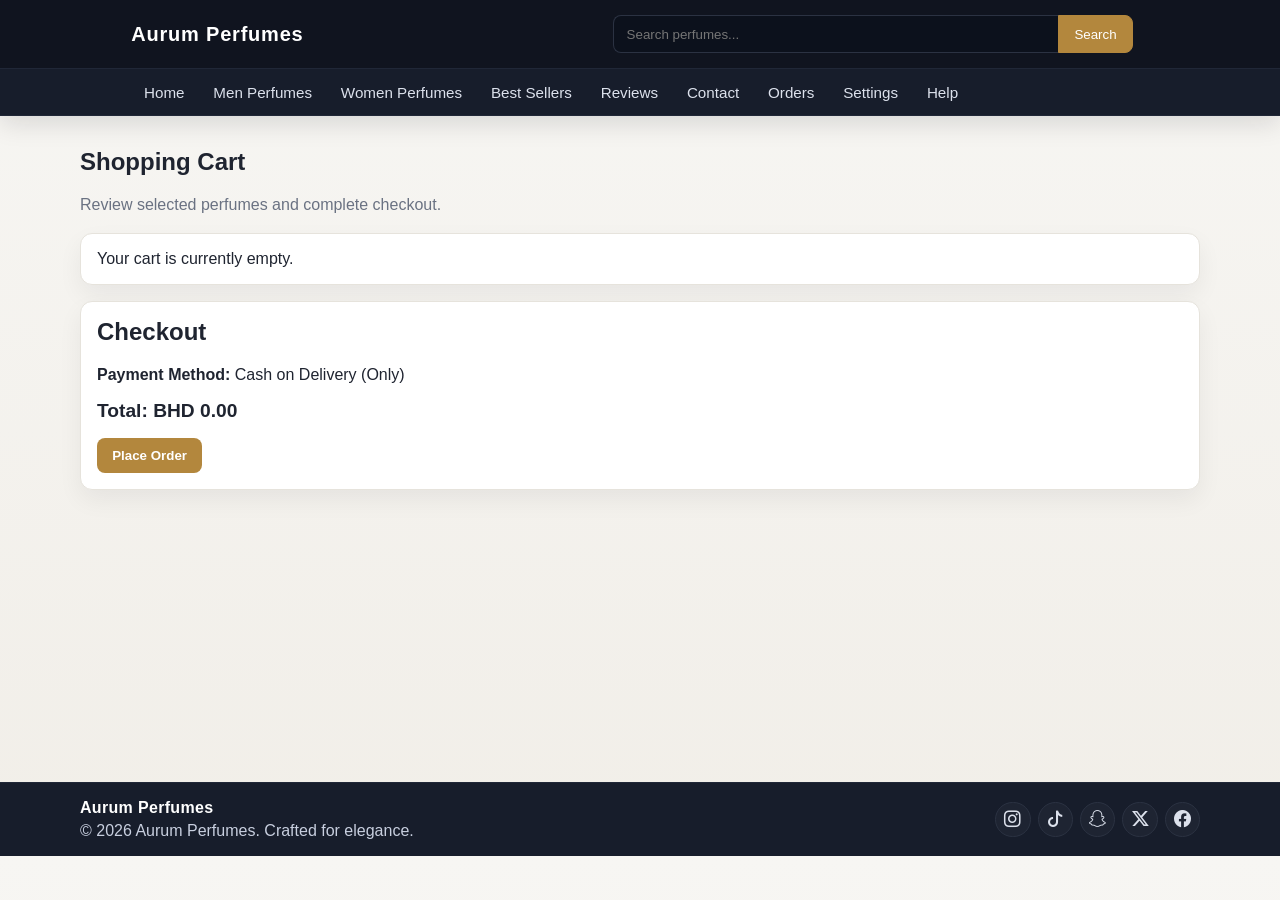
<file: cart.html>
<!DOCTYPE html>
<html lang="en">
<head>
  <meta charset="UTF-8" />
  <meta name="viewport" content="width=device-width, initial-scale=1.0" />
  <title>Aurum Perfumes | Cart</title>
  <link rel="stylesheet" href="css/style.css" />
  <link rel="stylesheet" href="https://cdn.jsdelivr.net/npm/bootstrap-icons@1.11.3/font/bootstrap-icons.min.css" />
</head>
<body data-page="cart">
  <header class="site-header">
    <div class="top-bar container"><a class="logo" href="index.html">Aurum Perfumes</a><form id="search-form" class="search-form" role="search"><input id="site-search" type="search" placeholder="Search perfumes..." aria-label="Search perfumes" /><button type="submit">Search</button></form></div>
    <nav class="site-nav"><div class="container nav-links"><a data-nav="home" href="index.html">Home</a><a data-nav="men" href="men-perfumes.html">Men Perfumes</a><a data-nav="women" href="women-perfumes.html">Women Perfumes</a><a data-nav="best-sellers" href="best-sellers.html">Best Sellers</a><a data-nav="reviews" href="reviews.html">Reviews</a><a data-nav="contact" href="contact.html">Contact</a><a data-nav="orders" href="orders.html">Orders</a><a data-nav="settings" href="settings.html">Settings</a><a data-nav="help" href="help.html">Help</a></div></nav>
  </header>
  <main class="container page-main"><section class="section"><h1>Shopping Cart</h1><p class="section-sub">Review selected perfumes and complete checkout.</p><div id="cart-empty" class="card">Your cart is currently empty.</div><div id="cart-items" class="cart-items"></div><div class="card checkout-card"><h2>Checkout</h2><p><strong>Payment Method:</strong> Cash on Delivery (Only)</p><div id="cart-total" class="cart-total">Total: BHD 0.00</div><button id="place-order-btn" class="btn primary">Place Order</button></div></section></main>
  <footer class="site-footer">
  <div class="container footer-content">
    <div class="footer-brand">
      <a class="footer-logo" href="index.html">Aurum Perfumes</a>
      <p>&copy; <span id="year"></span> Aurum Perfumes. Crafted for elegance.</p>
    </div>
    <div class="footer-social" aria-label="Social media links">
      <a class="social-link" aria-label="Instagram" title="Instagram" href="https://instagram.com/aurumperfumes" target="_blank" rel="noopener noreferrer"><i class="bi bi-instagram" aria-hidden="true"></i></a>
      <a class="social-link" aria-label="TikTok" title="TikTok" href="https://www.tiktok.com/@aurumperfumes" target="_blank" rel="noopener noreferrer"><i class="bi bi-tiktok" aria-hidden="true"></i></a>
      <a class="social-link" aria-label="Snapchat" title="Snapchat" href="https://www.snapchat.com/add/aurumperfumes" target="_blank" rel="noopener noreferrer"><i class="bi bi-snapchat" aria-hidden="true"></i></a>
      <a class="social-link" aria-label="X" title="X" href="https://x.com/aurumperfumes" target="_blank" rel="noopener noreferrer"><i class="bi bi-twitter-x" aria-hidden="true"></i></a>
      <a class="social-link" aria-label="Facebook" title="Facebook" href="https://facebook.com/aurumperfumes" target="_blank" rel="noopener noreferrer"><i class="bi bi-facebook" aria-hidden="true"></i></a>
    </div>
  </div>
</footer>
  <div id="global-message" class="global-message" aria-live="polite"></div><script src="js/script.js"></script>
</body>
</html>
</file>
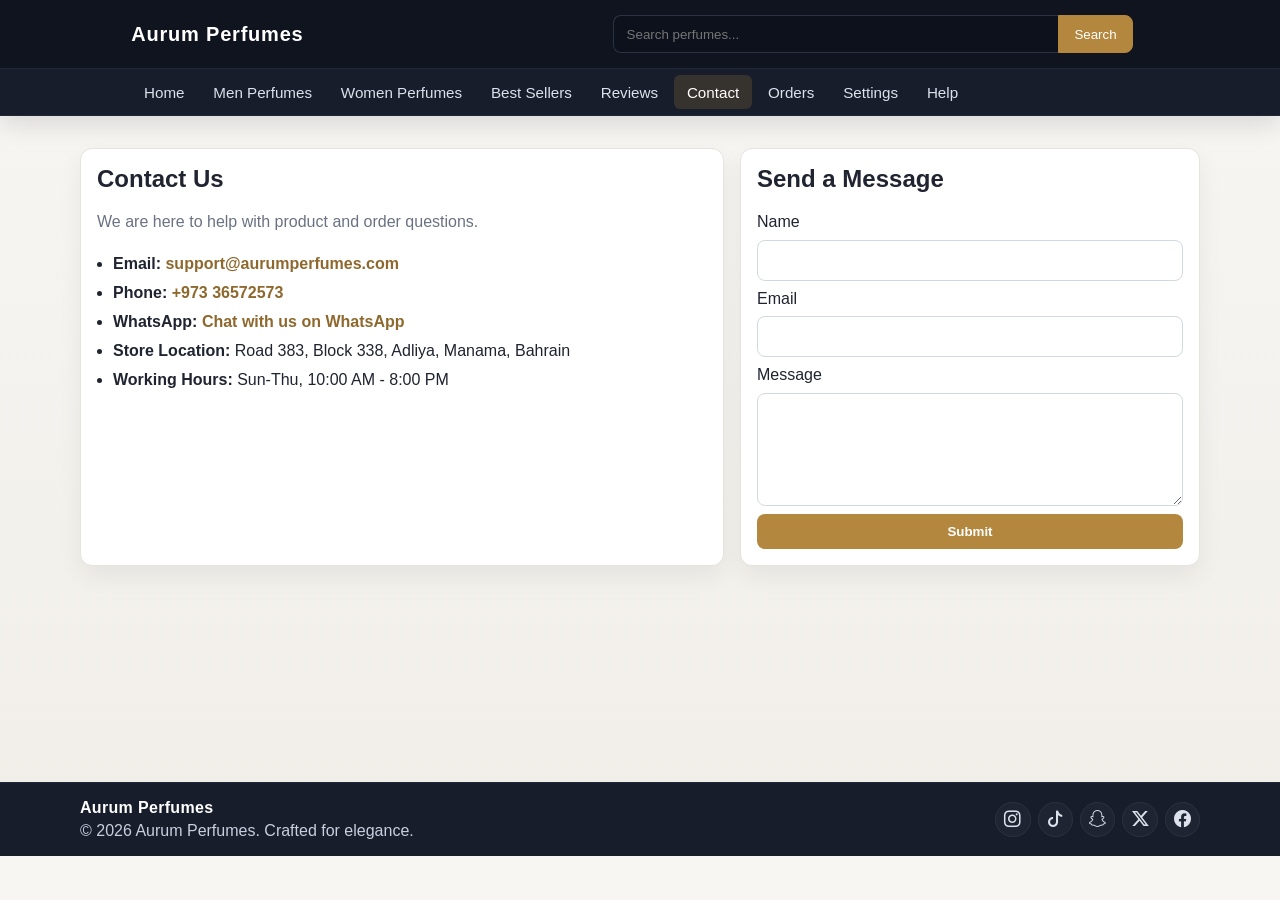
<file: contact.html>
<!DOCTYPE html>
<html lang="en">
<head>
  <meta charset="UTF-8" />
  <meta name="viewport" content="width=device-width, initial-scale=1.0" />
  <title>Aurum Perfumes | Contact</title>
  <link rel="stylesheet" href="css/style.css" />
  <link rel="stylesheet" href="https://cdn.jsdelivr.net/npm/bootstrap-icons@1.11.3/font/bootstrap-icons.min.css" />
</head>
<body data-page="contact">
  <header class="site-header">
    <div class="top-bar container"><a class="logo" href="index.html">Aurum Perfumes</a><form id="search-form" class="search-form" role="search"><input id="site-search" type="search" placeholder="Search perfumes..." aria-label="Search perfumes" /><button type="submit">Search</button></form></div>
    <nav class="site-nav"><div class="container nav-links"><a data-nav="home" href="index.html">Home</a><a data-nav="men" href="men-perfumes.html">Men Perfumes</a><a data-nav="women" href="women-perfumes.html">Women Perfumes</a><a data-nav="best-sellers" href="best-sellers.html">Best Sellers</a><a data-nav="reviews" href="reviews.html">Reviews</a><a data-nav="contact" href="contact.html">Contact</a><a data-nav="orders" href="orders.html">Orders</a><a data-nav="settings" href="settings.html">Settings</a><a data-nav="help" href="help.html">Help</a></div></nav>
  </header>
  <main class="container page-main"><section class="section contact-layout"><div class="card"><h1>Contact Us</h1><p class="section-sub">We are here to help with product and order questions.</p><ul class="info-list"><li><strong>Email:</strong> <a class="text-link" href="mailto:support@aurumperfumes.com">support@aurumperfumes.com</a></li><li><strong>Phone:</strong> <a class="text-link" href="tel:+973 36572573">+973 36572573</a></li><li><strong>WhatsApp:</strong> <a class="text-link" href="https://wa.me/97336572573?text=Hello%20Aurum%20Perfumes%2C%20I%20need%20help%20with%20my%20order." target="_blank" rel="noopener noreferrer">Chat with us on WhatsApp</a></li><li><strong>Store Location:</strong> Road 383, Block 338, Adliya, Manama, Bahrain</li><li><strong>Working Hours:</strong> Sun-Thu, 10:00 AM - 8:00 PM</li></ul></div><div class="card form-card"><h2>Send a Message</h2><form id="contact-form" class="site-form"><label for="contact-name">Name</label><input id="contact-name" type="text" required /><label for="contact-email">Email</label><input id="contact-email" type="email" required /><label for="contact-message">Message</label><textarea id="contact-message" rows="5" required></textarea><button type="submit" class="btn primary">Submit</button></form></div></section></main>
  <footer class="site-footer">
  <div class="container footer-content">
    <div class="footer-brand">
      <a class="footer-logo" href="index.html">Aurum Perfumes</a>
      <p>&copy; <span id="year"></span> Aurum Perfumes. Crafted for elegance.</p>
    </div>
    <div class="footer-social" aria-label="Social media links">
      <a class="social-link" aria-label="Instagram" title="Instagram" href="https://instagram.com/aurumperfumes" target="_blank" rel="noopener noreferrer"><i class="bi bi-instagram" aria-hidden="true"></i></a>
      <a class="social-link" aria-label="TikTok" title="TikTok" href="https://www.tiktok.com/@aurumperfumes" target="_blank" rel="noopener noreferrer"><i class="bi bi-tiktok" aria-hidden="true"></i></a>
      <a class="social-link" aria-label="Snapchat" title="Snapchat" href="https://www.snapchat.com/add/aurumperfumes" target="_blank" rel="noopener noreferrer"><i class="bi bi-snapchat" aria-hidden="true"></i></a>
      <a class="social-link" aria-label="X" title="X" href="https://x.com/aurumperfumes" target="_blank" rel="noopener noreferrer"><i class="bi bi-twitter-x" aria-hidden="true"></i></a>
      <a class="social-link" aria-label="Facebook" title="Facebook" href="https://facebook.com/aurumperfumes" target="_blank" rel="noopener noreferrer"><i class="bi bi-facebook" aria-hidden="true"></i></a>
    </div>
  </div>
</footer>
  <div id="global-message" class="global-message" aria-live="polite"></div><script src="js/script.js"></script>
</body>
</html>
</file>
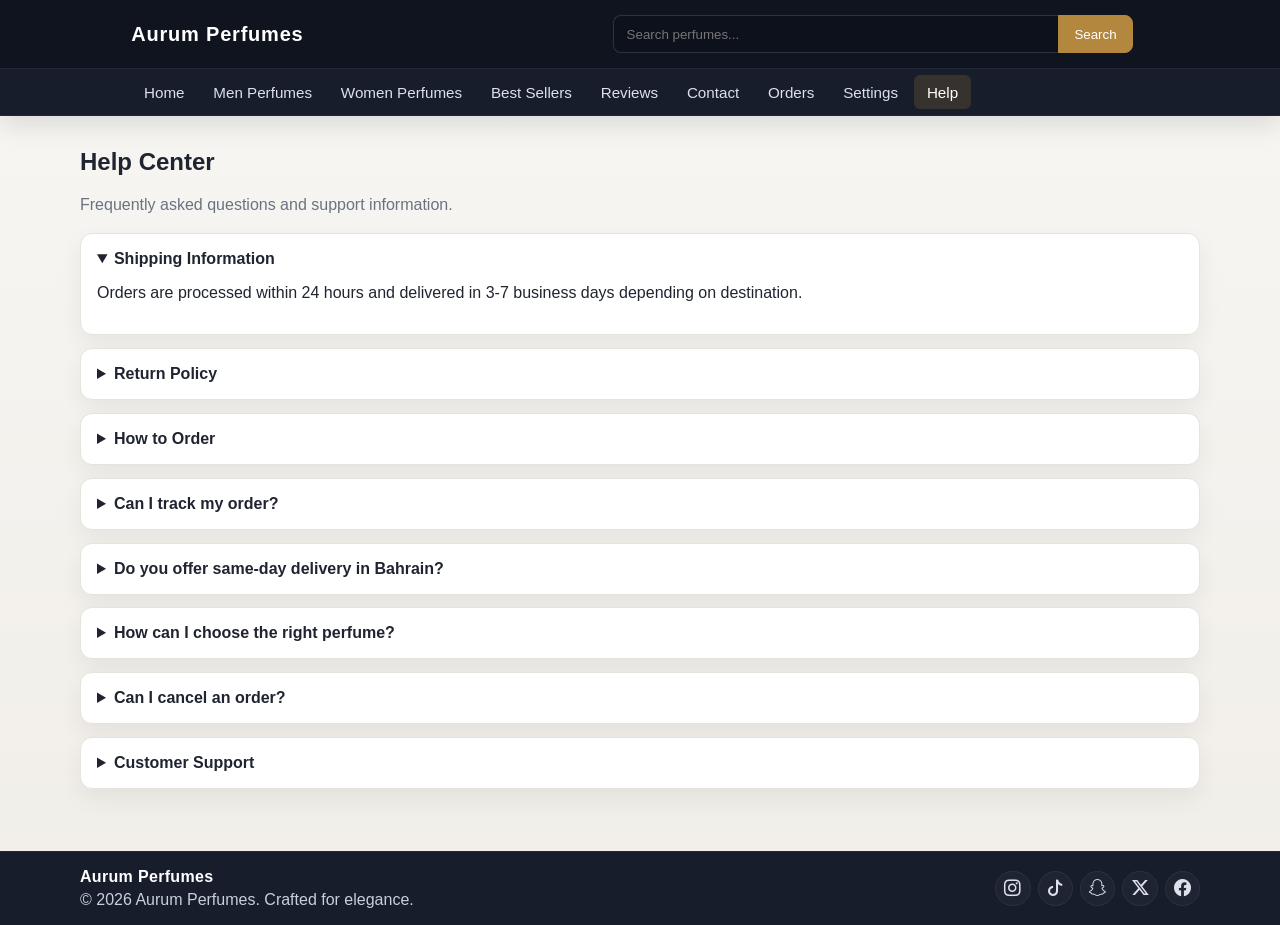
<file: help.html>
<!DOCTYPE html>
<html lang="en">
<head>
  <meta charset="UTF-8" />
  <meta name="viewport" content="width=device-width, initial-scale=1.0" />
  <title>Aurum Perfumes | Help</title>
  <link rel="stylesheet" href="css/style.css" />
  <link rel="stylesheet" href="https://cdn.jsdelivr.net/npm/bootstrap-icons@1.11.3/font/bootstrap-icons.min.css" />
</head>
<body data-page="help">
  <header class="site-header">
    <div class="top-bar container"><a class="logo" href="index.html">Aurum Perfumes</a><form id="search-form" class="search-form" role="search"><input id="site-search" type="search" placeholder="Search perfumes..." aria-label="Search perfumes" /><button type="submit">Search</button></form></div>
    <nav class="site-nav"><div class="container nav-links"><a data-nav="home" href="index.html">Home</a><a data-nav="men" href="men-perfumes.html">Men Perfumes</a><a data-nav="women" href="women-perfumes.html">Women Perfumes</a><a data-nav="best-sellers" href="best-sellers.html">Best Sellers</a><a data-nav="reviews" href="reviews.html">Reviews</a><a data-nav="contact" href="contact.html">Contact</a><a data-nav="orders" href="orders.html">Orders</a><a data-nav="settings" href="settings.html">Settings</a><a data-nav="help" href="help.html">Help</a></div></nav>
  </header>
  <main class="container page-main"><section class="section"><h1>Help Center</h1><p class="section-sub">Frequently asked questions and support information.</p><div class="faq-list"><details class="card" open><summary>Shipping Information</summary><p>Orders are processed within 24 hours and delivered in 3-7 business days depending on destination.</p></details><details class="card"><summary>Return Policy</summary><p>Returns are accepted within 14 days for unopened products in original packaging with receipt.</p></details><details class="card"><summary>How to Order</summary><p>Browse products, click Buy Now, review your cart, then place your order with Cash on Delivery.</p></details><details class="card"><summary>Can I track my order?</summary><p>Yes. Go to the Orders page to see your order ID, date, total amount, and included items.</p></details><details class="card"><summary>Do you offer same-day delivery in Bahrain?</summary><p>Same-day delivery is available for selected areas when the order is placed before 1:00 PM.</p></details><details class="card"><summary>How can I choose the right perfume?</summary><p>Open the perfume details page to review ingredients and notes before adding the item to cart.</p></details><details class="card"><summary>Can I cancel an order?</summary><p>You can cancel before dispatch by contacting us through WhatsApp or phone during working hours.</p></details><details class="card"><summary>Customer Support</summary><p>Contact our team via support@aurumperfumes.com or +973 36572573 during working hours.</p></details></div></section></main>
  <footer class="site-footer">
  <div class="container footer-content">
    <div class="footer-brand">
      <a class="footer-logo" href="index.html">Aurum Perfumes</a>
      <p>&copy; <span id="year"></span> Aurum Perfumes. Crafted for elegance.</p>
    </div>
    <div class="footer-social" aria-label="Social media links">
      <a class="social-link" aria-label="Instagram" title="Instagram" href="https://instagram.com/aurumperfumes" target="_blank" rel="noopener noreferrer"><i class="bi bi-instagram" aria-hidden="true"></i></a>
      <a class="social-link" aria-label="TikTok" title="TikTok" href="https://www.tiktok.com/@aurumperfumes" target="_blank" rel="noopener noreferrer"><i class="bi bi-tiktok" aria-hidden="true"></i></a>
      <a class="social-link" aria-label="Snapchat" title="Snapchat" href="https://www.snapchat.com/add/aurumperfumes" target="_blank" rel="noopener noreferrer"><i class="bi bi-snapchat" aria-hidden="true"></i></a>
      <a class="social-link" aria-label="X" title="X" href="https://x.com/aurumperfumes" target="_blank" rel="noopener noreferrer"><i class="bi bi-twitter-x" aria-hidden="true"></i></a>
      <a class="social-link" aria-label="Facebook" title="Facebook" href="https://facebook.com/aurumperfumes" target="_blank" rel="noopener noreferrer"><i class="bi bi-facebook" aria-hidden="true"></i></a>
    </div>
  </div>
</footer>
  <div id="global-message" class="global-message" aria-live="polite"></div><script src="js/script.js"></script>
</body>
</html>
</file>
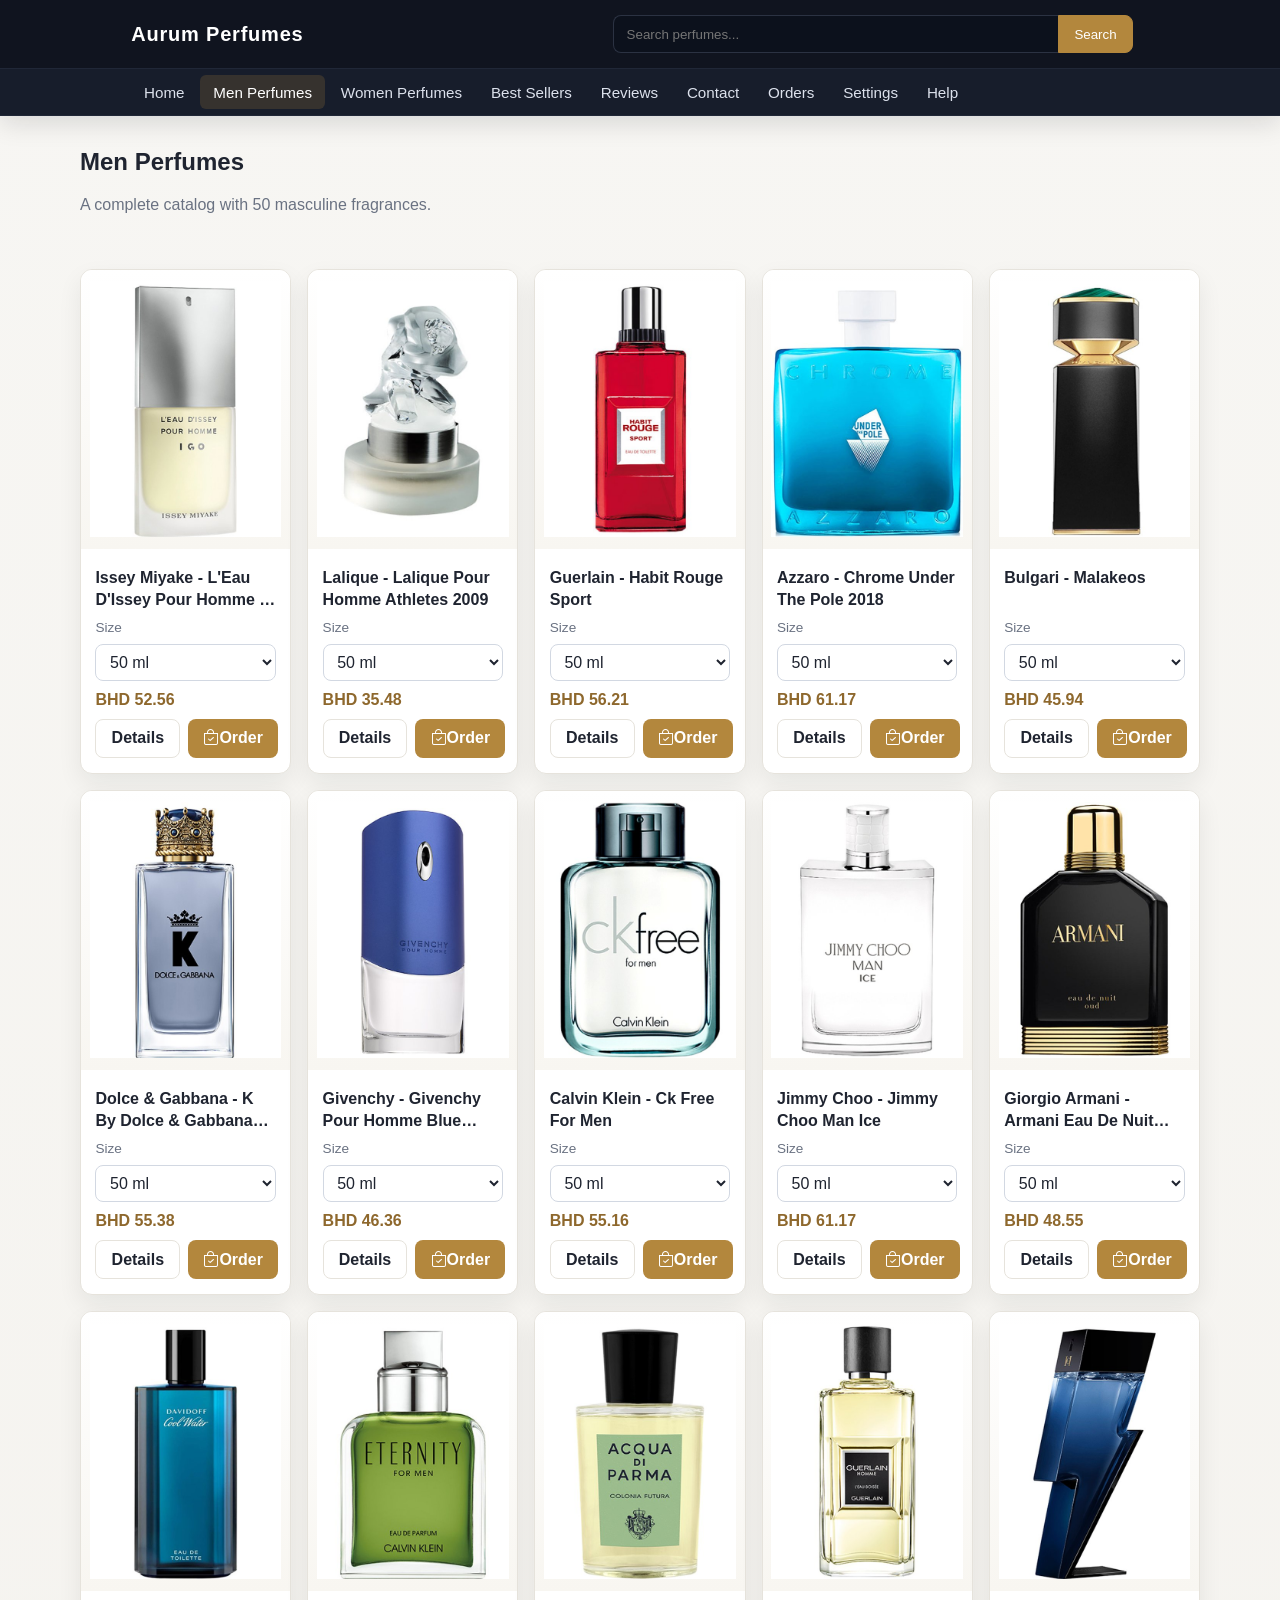
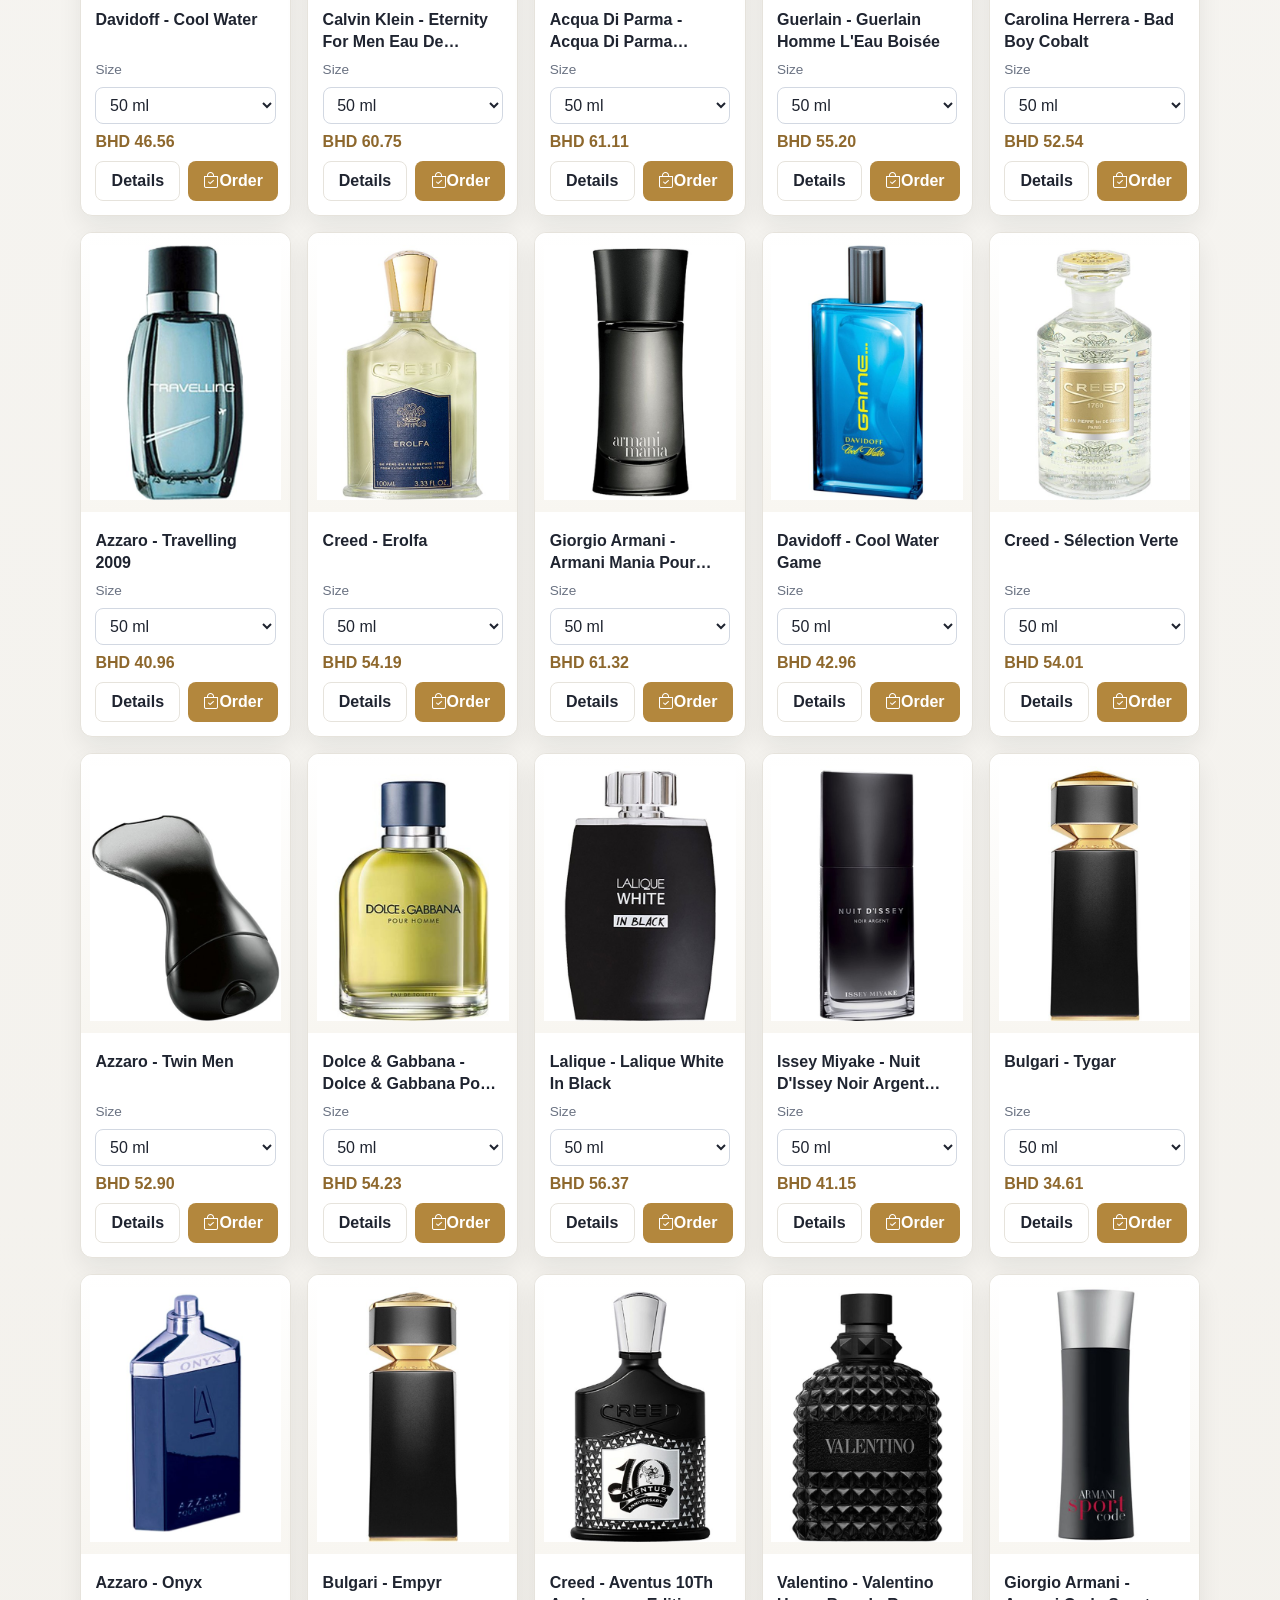
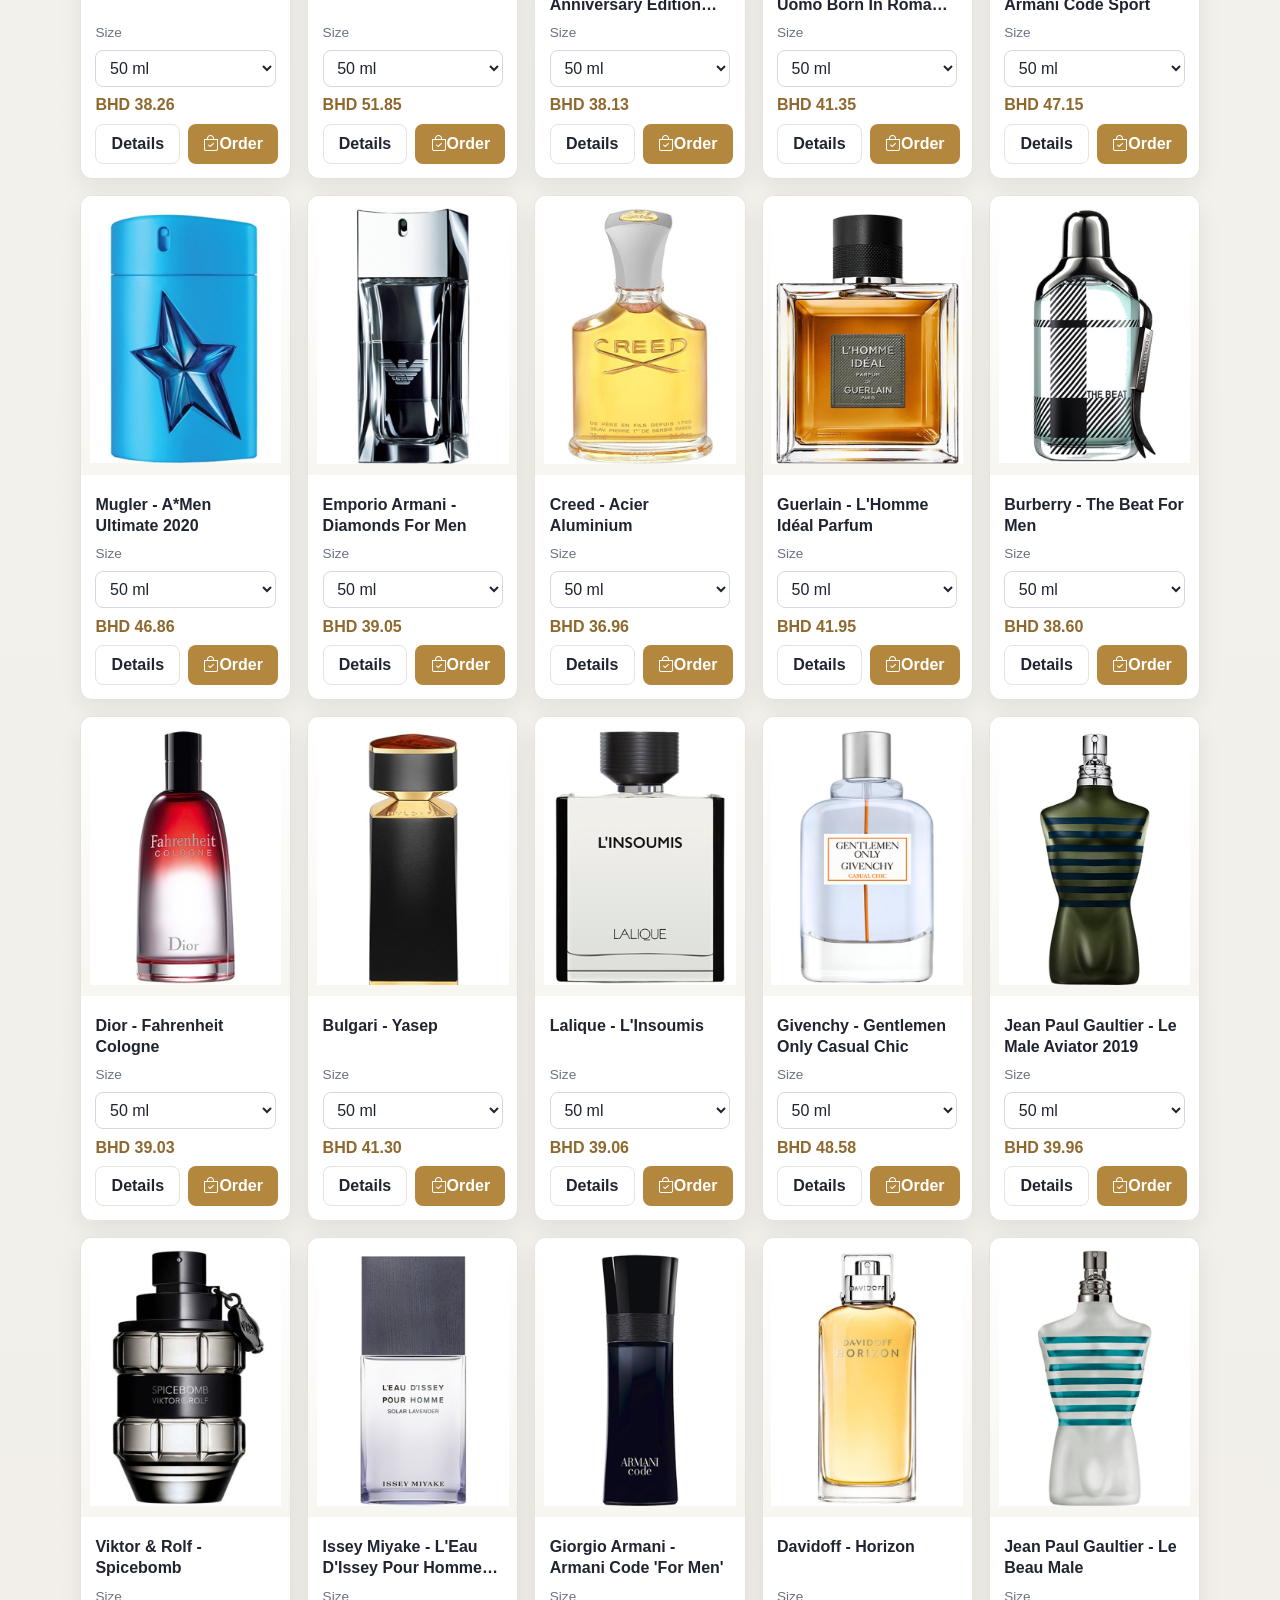
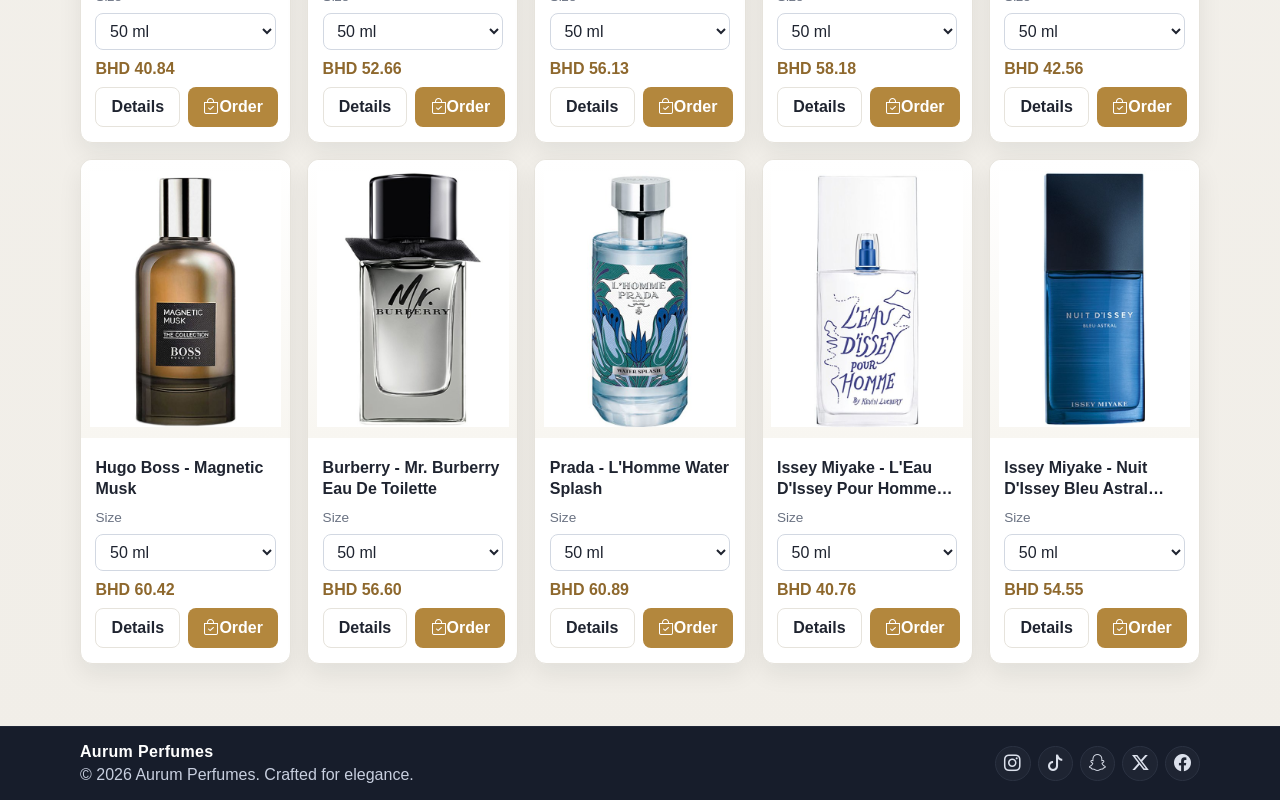
<file: men-perfumes.html>
<!DOCTYPE html>
<html lang="en">
<head>
  <meta charset="UTF-8" />
  <meta name="viewport" content="width=device-width, initial-scale=1.0" />
  <title>Aurum Perfumes | Men Perfumes</title>
  <link rel="stylesheet" href="css/style.css" />
  <link rel="stylesheet" href="https://cdn.jsdelivr.net/npm/bootstrap-icons@1.11.3/font/bootstrap-icons.min.css" />
</head>
<body data-page="men">
  <header class="site-header">
    <div class="top-bar container">
      <a class="logo" href="index.html">Aurum Perfumes</a>
      <form id="search-form" class="search-form" role="search">
        <input id="site-search" type="search" placeholder="Search perfumes..." aria-label="Search perfumes" />
        <button type="submit">Search</button>
      </form>
    </div>
    <nav class="site-nav"><div class="container nav-links"><a data-nav="home" href="index.html">Home</a><a data-nav="men" href="men-perfumes.html">Men Perfumes</a><a data-nav="women" href="women-perfumes.html">Women Perfumes</a><a data-nav="best-sellers" href="best-sellers.html">Best Sellers</a><a data-nav="reviews" href="reviews.html">Reviews</a><a data-nav="contact" href="contact.html">Contact</a><a data-nav="orders" href="orders.html">Orders</a><a data-nav="settings" href="settings.html">Settings</a><a data-nav="help" href="help.html">Help</a></div></nav>
  </header>
  <main class="container page-main"><section class="section"><h1>Men Perfumes</h1><p class="section-sub">A complete catalog with 50 masculine fragrances.</p><p id="search-result-text" class="search-result-text"></p><div id="men-products" class="product-grid" data-product-grid></div></section></main>
  <footer class="site-footer">
  <div class="container footer-content">
    <div class="footer-brand">
      <a class="footer-logo" href="index.html">Aurum Perfumes</a>
      <p>&copy; <span id="year"></span> Aurum Perfumes. Crafted for elegance.</p>
    </div>
    <div class="footer-social" aria-label="Social media links">
      <a class="social-link" aria-label="Instagram" title="Instagram" href="https://instagram.com/aurumperfumes" target="_blank" rel="noopener noreferrer"><i class="bi bi-instagram" aria-hidden="true"></i></a>
      <a class="social-link" aria-label="TikTok" title="TikTok" href="https://www.tiktok.com/@aurumperfumes" target="_blank" rel="noopener noreferrer"><i class="bi bi-tiktok" aria-hidden="true"></i></a>
      <a class="social-link" aria-label="Snapchat" title="Snapchat" href="https://www.snapchat.com/add/aurumperfumes" target="_blank" rel="noopener noreferrer"><i class="bi bi-snapchat" aria-hidden="true"></i></a>
      <a class="social-link" aria-label="X" title="X" href="https://x.com/aurumperfumes" target="_blank" rel="noopener noreferrer"><i class="bi bi-twitter-x" aria-hidden="true"></i></a>
      <a class="social-link" aria-label="Facebook" title="Facebook" href="https://facebook.com/aurumperfumes" target="_blank" rel="noopener noreferrer"><i class="bi bi-facebook" aria-hidden="true"></i></a>
    </div>
  </div>
</footer>
  <div id="global-message" class="global-message" aria-live="polite"></div>
  <script src="js/script.js"></script>
</body>
</html>
</file>
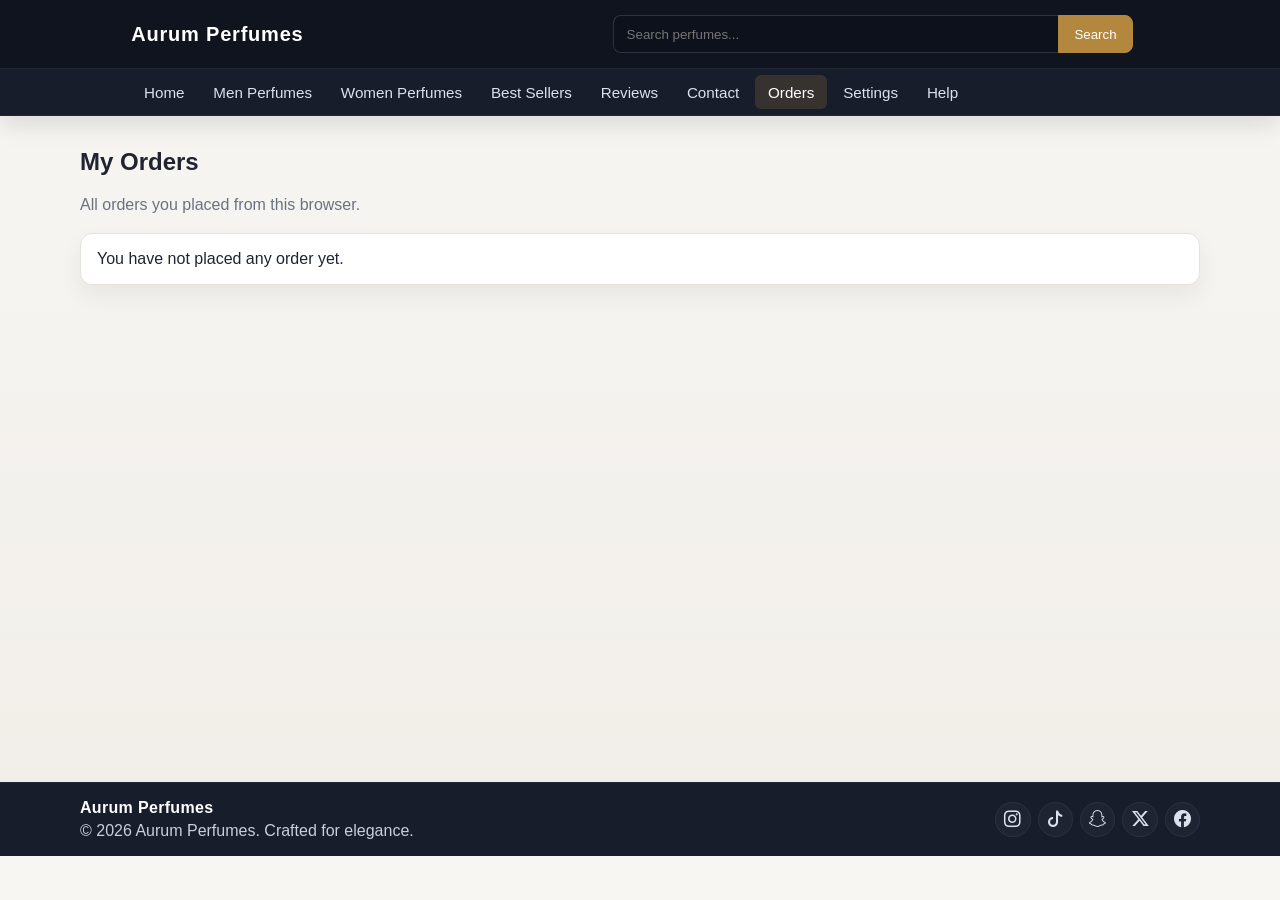
<file: orders.html>
<!DOCTYPE html>
<html lang="en">
<head>
  <meta charset="UTF-8" />
  <meta name="viewport" content="width=device-width, initial-scale=1.0" />
  <title>Aurum Perfumes | Orders</title>
  <link rel="stylesheet" href="css/style.css" />
  <link rel="stylesheet" href="https://cdn.jsdelivr.net/npm/bootstrap-icons@1.11.3/font/bootstrap-icons.min.css" />
</head>
<body data-page="orders">
  <header class="site-header">
    <div class="top-bar container"><a class="logo" href="index.html">Aurum Perfumes</a><form id="search-form" class="search-form" role="search"><input id="site-search" type="search" placeholder="Search perfumes..." aria-label="Search perfumes" /><button type="submit">Search</button></form></div>
    <nav class="site-nav"><div class="container nav-links"><a data-nav="home" href="index.html">Home</a><a data-nav="men" href="men-perfumes.html">Men Perfumes</a><a data-nav="women" href="women-perfumes.html">Women Perfumes</a><a data-nav="best-sellers" href="best-sellers.html">Best Sellers</a><a data-nav="reviews" href="reviews.html">Reviews</a><a data-nav="contact" href="contact.html">Contact</a><a data-nav="orders" href="orders.html">Orders</a><a data-nav="settings" href="settings.html">Settings</a><a data-nav="help" href="help.html">Help</a></div></nav>
  </header>

  <main class="container page-main">
    <section class="section">
      <h1>My Orders</h1>
      <p class="section-sub">All orders you placed from this browser.</p>
      <div id="orders-empty" class="card">You have not placed any order yet.</div>
      <div id="orders-list" class="orders-list"></div>
    </section>
  </main>

  <footer class="site-footer">
    <div class="container footer-content">
      <div class="footer-brand">
        <a class="footer-logo" href="index.html">Aurum Perfumes</a>
        <p>&copy; <span id="year"></span> Aurum Perfumes. Crafted for elegance.</p>
      </div>
      <div class="footer-social" aria-label="Social media links">
        <a class="social-link" aria-label="Instagram" title="Instagram" href="https://instagram.com/aurumperfumes" target="_blank" rel="noopener noreferrer"><i class="bi bi-instagram" aria-hidden="true"></i></a>
        <a class="social-link" aria-label="TikTok" title="TikTok" href="https://www.tiktok.com/@aurumperfumes" target="_blank" rel="noopener noreferrer"><i class="bi bi-tiktok" aria-hidden="true"></i></a>
        <a class="social-link" aria-label="Snapchat" title="Snapchat" href="https://www.snapchat.com/add/aurumperfumes" target="_blank" rel="noopener noreferrer"><i class="bi bi-snapchat" aria-hidden="true"></i></a>
        <a class="social-link" aria-label="X" title="X" href="https://x.com/aurumperfumes" target="_blank" rel="noopener noreferrer"><i class="bi bi-twitter-x" aria-hidden="true"></i></a>
        <a class="social-link" aria-label="Facebook" title="Facebook" href="https://facebook.com/aurumperfumes" target="_blank" rel="noopener noreferrer"><i class="bi bi-facebook" aria-hidden="true"></i></a>
      </div>
    </div>
  </footer>

  <div id="global-message" class="global-message" aria-live="polite"></div>
  <script src="js/script.js"></script>
</body>
</html>
</file>
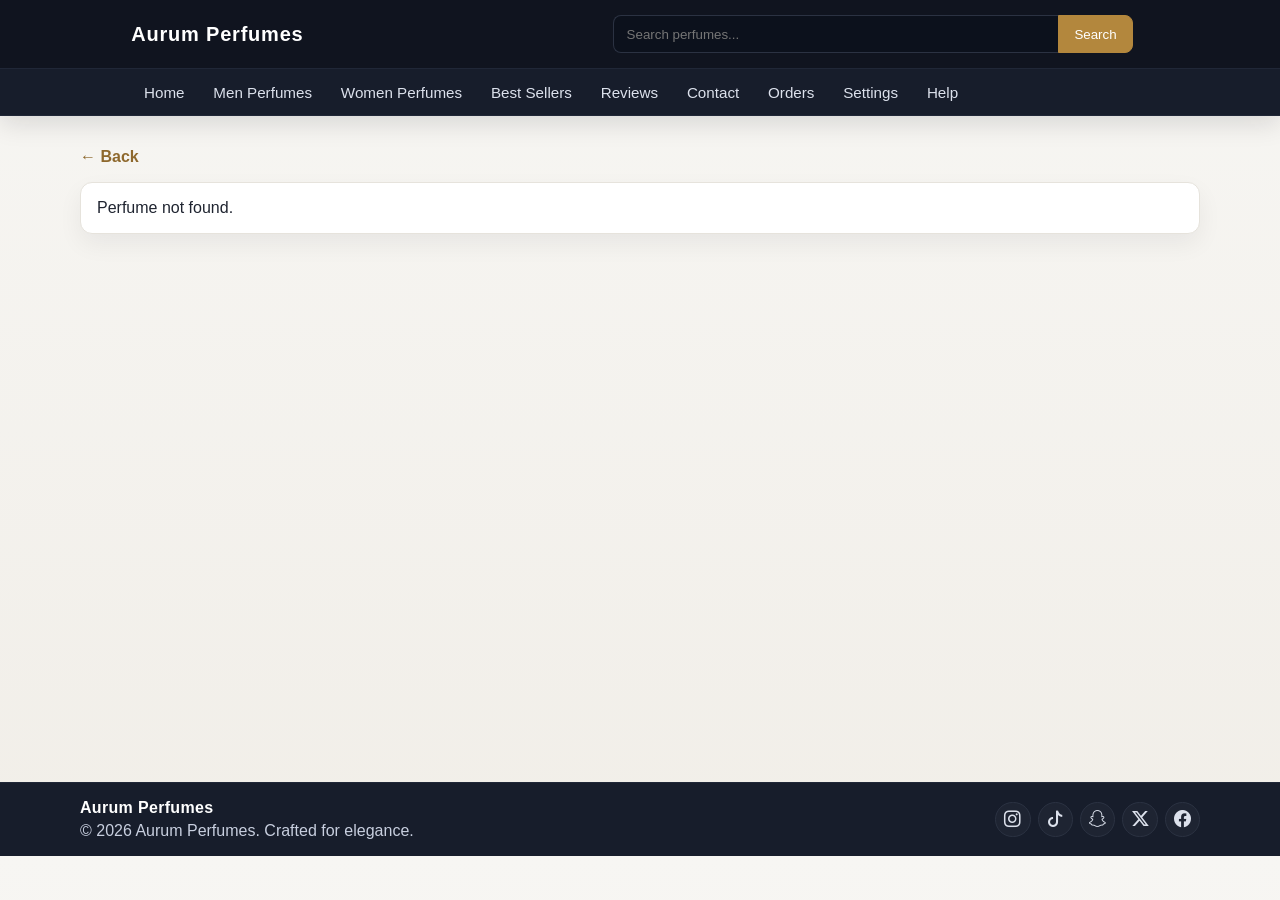
<file: perfume.html>
<!DOCTYPE html>
<html lang="en">
<head>
  <meta charset="UTF-8" />
  <meta name="viewport" content="width=device-width, initial-scale=1.0" />
  <title>Aurum Perfumes | Perfume Details</title>
  <link rel="stylesheet" href="css/style.css" />
  <link rel="stylesheet" href="https://cdn.jsdelivr.net/npm/bootstrap-icons@1.11.3/font/bootstrap-icons.min.css" />
</head>
<body data-page="perfume-detail">
  <header class="site-header">
    <div class="top-bar container">
      <a class="logo" href="index.html">Aurum Perfumes</a>
      <form id="search-form" class="search-form" role="search">
        <input id="site-search" type="search" placeholder="Search perfumes..." aria-label="Search perfumes" />
        <button type="submit">Search</button>
      </form>
    </div>
    <nav class="site-nav">
      <div class="container nav-links">
        <a data-nav="home" href="index.html">Home</a>
        <a data-nav="men" href="men-perfumes.html">Men Perfumes</a>
        <a data-nav="women" href="women-perfumes.html">Women Perfumes</a>
        <a data-nav="best-sellers" href="best-sellers.html">Best Sellers</a>
        <a data-nav="reviews" href="reviews.html">Reviews</a>
        <a data-nav="contact" href="contact.html">Contact</a>
        <a data-nav="orders" href="orders.html">Orders</a>
        <a data-nav="settings" href="settings.html">Settings</a>
        <a data-nav="help" href="help.html">Help</a>
      </div>
    </nav>
  </header>

  <main class="container page-main">
    <section class="section">
      <a class="text-link" href="javascript:history.back()">&#8592; Back</a>
      <div id="perfume-detail-content" class="perfume-detail-wrap">
        <div class="card">Loading perfume details...</div>
      </div>
    </section>
  </main>

  <footer class="site-footer">
    <div class="container footer-content">
      <div class="footer-brand">
        <a class="footer-logo" href="index.html">Aurum Perfumes</a>
        <p>&copy; <span id="year"></span> Aurum Perfumes. Crafted for elegance.</p>
      </div>
      <div class="footer-social" aria-label="Social media links">
        <a class="social-link" aria-label="Instagram" title="Instagram" href="https://instagram.com/aurumperfumes" target="_blank" rel="noopener noreferrer"><i class="bi bi-instagram" aria-hidden="true"></i></a>
        <a class="social-link" aria-label="TikTok" title="TikTok" href="https://www.tiktok.com/@aurumperfumes" target="_blank" rel="noopener noreferrer"><i class="bi bi-tiktok" aria-hidden="true"></i></a>
        <a class="social-link" aria-label="Snapchat" title="Snapchat" href="https://www.snapchat.com/add/aurumperfumes" target="_blank" rel="noopener noreferrer"><i class="bi bi-snapchat" aria-hidden="true"></i></a>
        <a class="social-link" aria-label="X" title="X" href="https://x.com/aurumperfumes" target="_blank" rel="noopener noreferrer"><i class="bi bi-twitter-x" aria-hidden="true"></i></a>
        <a class="social-link" aria-label="Facebook" title="Facebook" href="https://facebook.com/aurumperfumes" target="_blank" rel="noopener noreferrer"><i class="bi bi-facebook" aria-hidden="true"></i></a>
      </div>
    </div>
  </footer>

  <div id="global-message" class="global-message" aria-live="polite"></div>
  <script src="js/perfume-notes.js"></script>
  <script src="js/script.js"></script>
</body>
</html>
</file>
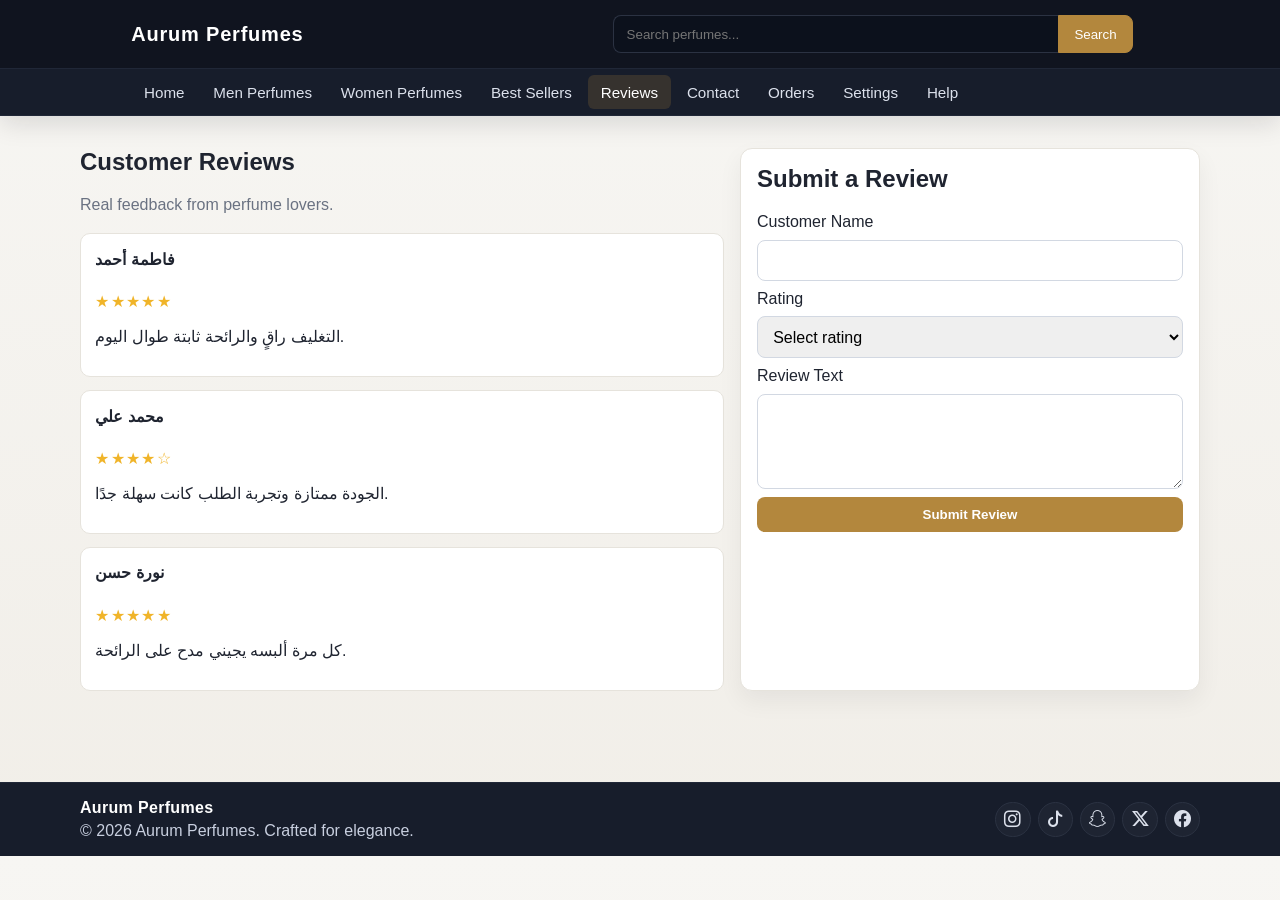
<file: reviews.html>
<!DOCTYPE html>
<html lang="en">
<head>
  <meta charset="UTF-8" />
  <meta name="viewport" content="width=device-width, initial-scale=1.0" />
  <title>Aurum Perfumes | Reviews</title>
  <link rel="stylesheet" href="css/style.css" />
  <link rel="stylesheet" href="https://cdn.jsdelivr.net/npm/bootstrap-icons@1.11.3/font/bootstrap-icons.min.css" />
</head>
<body data-page="reviews">
  <header class="site-header">
    <div class="top-bar container"><a class="logo" href="index.html">Aurum Perfumes</a><form id="search-form" class="search-form" role="search"><input id="site-search" type="search" placeholder="Search perfumes..." aria-label="Search perfumes" /><button type="submit">Search</button></form></div>
    <nav class="site-nav"><div class="container nav-links"><a data-nav="home" href="index.html">Home</a><a data-nav="men" href="men-perfumes.html">Men Perfumes</a><a data-nav="women" href="women-perfumes.html">Women Perfumes</a><a data-nav="best-sellers" href="best-sellers.html">Best Sellers</a><a data-nav="reviews" href="reviews.html">Reviews</a><a data-nav="contact" href="contact.html">Contact</a><a data-nav="orders" href="orders.html">Orders</a><a data-nav="settings" href="settings.html">Settings</a><a data-nav="help" href="help.html">Help</a></div></nav>
  </header>
  <main class="container page-main"><section class="section reviews-layout"><div><h1>Customer Reviews</h1><p class="section-sub">Real feedback from perfume lovers.</p><div id="reviews-list" class="reviews-list"></div></div><div class="card form-card"><h2>Submit a Review</h2><form id="review-form" class="site-form"><label for="review-name">Customer Name</label><input id="review-name" type="text" required /><label for="review-rating">Rating</label><select id="review-rating" required><option value="">Select rating</option><option value="5">5 Stars</option><option value="4">4 Stars</option><option value="3">3 Stars</option><option value="2">2 Stars</option><option value="1">1 Star</option></select><label for="review-text">Review Text</label><textarea id="review-text" rows="4" required></textarea><button type="submit" class="btn primary">Submit Review</button></form></div></section></main>
  <footer class="site-footer">
  <div class="container footer-content">
    <div class="footer-brand">
      <a class="footer-logo" href="index.html">Aurum Perfumes</a>
      <p>&copy; <span id="year"></span> Aurum Perfumes. Crafted for elegance.</p>
    </div>
    <div class="footer-social" aria-label="Social media links">
      <a class="social-link" aria-label="Instagram" title="Instagram" href="https://instagram.com/aurumperfumes" target="_blank" rel="noopener noreferrer"><i class="bi bi-instagram" aria-hidden="true"></i></a>
      <a class="social-link" aria-label="TikTok" title="TikTok" href="https://www.tiktok.com/@aurumperfumes" target="_blank" rel="noopener noreferrer"><i class="bi bi-tiktok" aria-hidden="true"></i></a>
      <a class="social-link" aria-label="Snapchat" title="Snapchat" href="https://www.snapchat.com/add/aurumperfumes" target="_blank" rel="noopener noreferrer"><i class="bi bi-snapchat" aria-hidden="true"></i></a>
      <a class="social-link" aria-label="X" title="X" href="https://x.com/aurumperfumes" target="_blank" rel="noopener noreferrer"><i class="bi bi-twitter-x" aria-hidden="true"></i></a>
      <a class="social-link" aria-label="Facebook" title="Facebook" href="https://facebook.com/aurumperfumes" target="_blank" rel="noopener noreferrer"><i class="bi bi-facebook" aria-hidden="true"></i></a>
    </div>
  </div>
</footer>
  <div id="global-message" class="global-message" aria-live="polite"></div><script src="js/script.js"></script>
</body>
</html>
</file>
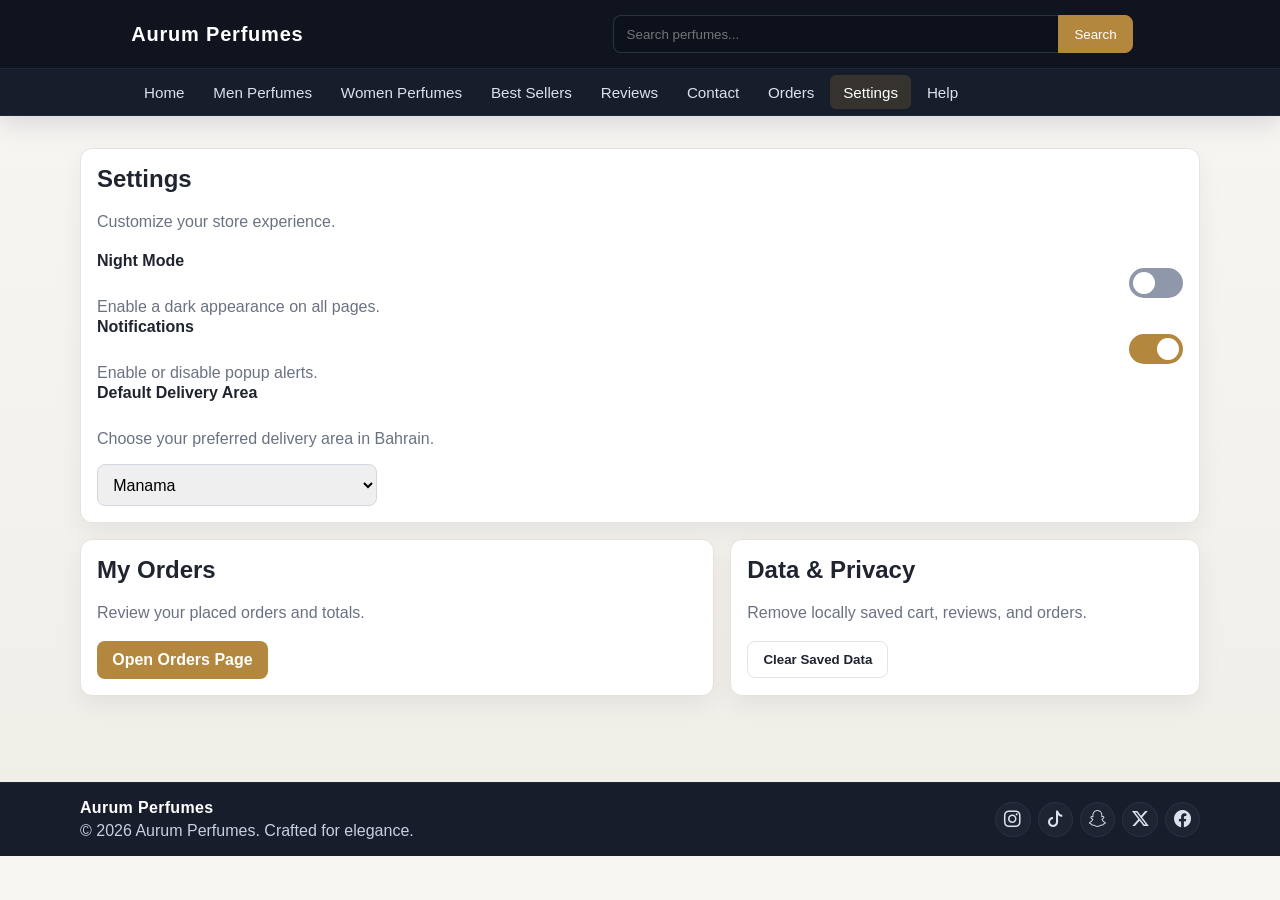
<file: settings.html>
<!DOCTYPE html>
<html lang="en">
<head>
  <meta charset="UTF-8" />
  <meta name="viewport" content="width=device-width, initial-scale=1.0" />
  <title>Aurum Perfumes | Settings</title>
  <link rel="stylesheet" href="css/style.css" />
  <link rel="stylesheet" href="https://cdn.jsdelivr.net/npm/bootstrap-icons@1.11.3/font/bootstrap-icons.min.css" />
</head>
<body data-page="settings">
  <header class="site-header">
    <div class="top-bar container"><a class="logo" href="index.html">Aurum Perfumes</a><form id="search-form" class="search-form" role="search"><input id="site-search" type="search" placeholder="Search perfumes..." aria-label="Search perfumes" /><button type="submit">Search</button></form></div>
    <nav class="site-nav"><div class="container nav-links"><a data-nav="home" href="index.html">Home</a><a data-nav="men" href="men-perfumes.html">Men Perfumes</a><a data-nav="women" href="women-perfumes.html">Women Perfumes</a><a data-nav="best-sellers" href="best-sellers.html">Best Sellers</a><a data-nav="reviews" href="reviews.html">Reviews</a><a data-nav="contact" href="contact.html">Contact</a><a data-nav="orders" href="orders.html">Orders</a><a data-nav="settings" href="settings.html">Settings</a><a data-nav="help" href="help.html">Help</a></div></nav>
  </header>

  <main class="container page-main">
    <section class="section settings-layout">
      <div class="card">
        <h1>Settings</h1>
        <p class="section-sub">Customize your store experience.</p>
        <div class="setting-row">
          <div>
            <h3 class="product-title">Night Mode</h3>
            <p>Enable a dark appearance on all pages.</p>
          </div>
          <label class="theme-switch" for="theme-toggle" aria-label="Toggle night mode">
            <input id="theme-toggle" class="switch-input" type="checkbox" />
            <span class="switch-slider"></span>
          </label>
        </div>
        <div class="setting-row">
          <div>
            <h3 class="product-title">Notifications</h3>
            <p>Enable or disable popup alerts.</p>
          </div>
          <label class="theme-switch" for="notifications-toggle" aria-label="Toggle notifications">
            <input id="notifications-toggle" class="switch-input" type="checkbox" />
            <span class="switch-slider"></span>
          </label>
        </div>
        <div class="setting-row setting-stack">
          <div>
            <h3 class="product-title">Default Delivery Area</h3>
            <p>Choose your preferred delivery area in Bahrain.</p>
          </div>
          <select id="delivery-area">
            <option value="Manama">Manama</option>
            <option value="Muharraq">Muharraq</option>
            <option value="Riffa">Riffa</option>
            <option value="Isa Town">Isa Town</option>
          </select>
        </div>
      </div>

      <div class="card">
        <h2>My Orders</h2>
        <p class="section-sub">Review your placed orders and totals.</p>
        <a class="btn primary" href="orders.html">Open Orders Page</a>
      </div>
      <div class="card">
        <h2>Data & Privacy</h2>
        <p class="section-sub">Remove locally saved cart, reviews, and orders.</p>
        <button id="clear-data-btn" class="btn ghost" type="button">Clear Saved Data</button>
      </div>
    </section>
  </main>

  <footer class="site-footer">
    <div class="container footer-content">
      <div class="footer-brand">
        <a class="footer-logo" href="index.html">Aurum Perfumes</a>
        <p>&copy; <span id="year"></span> Aurum Perfumes. Crafted for elegance.</p>
      </div>
      <div class="footer-social" aria-label="Social media links">
        <a class="social-link" aria-label="Instagram" title="Instagram" href="https://instagram.com/aurumperfumes" target="_blank" rel="noopener noreferrer"><i class="bi bi-instagram" aria-hidden="true"></i></a>
        <a class="social-link" aria-label="TikTok" title="TikTok" href="https://www.tiktok.com/@aurumperfumes" target="_blank" rel="noopener noreferrer"><i class="bi bi-tiktok" aria-hidden="true"></i></a>
        <a class="social-link" aria-label="Snapchat" title="Snapchat" href="https://www.snapchat.com/add/aurumperfumes" target="_blank" rel="noopener noreferrer"><i class="bi bi-snapchat" aria-hidden="true"></i></a>
        <a class="social-link" aria-label="X" title="X" href="https://x.com/aurumperfumes" target="_blank" rel="noopener noreferrer"><i class="bi bi-twitter-x" aria-hidden="true"></i></a>
        <a class="social-link" aria-label="Facebook" title="Facebook" href="https://facebook.com/aurumperfumes" target="_blank" rel="noopener noreferrer"><i class="bi bi-facebook" aria-hidden="true"></i></a>
      </div>
    </div>
  </footer>

  <div id="global-message" class="global-message" aria-live="polite"></div>
  <script src="js/script.js"></script>
</body>
</html>
</file>
<file: css/style.css>
:root {
  --bg: #f6f5f2;
  --surface: #ffffff;
  --text: #1f2430;
  --muted: #6a7282;
  --gold: #b3873d;
  --gold-dark: #8e682d;
  --line: #e6e3dc;
  --header: #10141f;
  --header-soft: #171d2b;
  --danger: #b94a48;
  --page-bg: linear-gradient(180deg, #f7f6f3 0%, #f1eee8 100%);
}

:root[data-theme="dark"] {
  --bg: #0f1420;
  --surface: #161d2b;
  --text: #e5ebf5;
  --muted: #a5b0c4;
  --line: #2a3448;
  --header: #0d121d;
  --header-soft: #111827;
  --gold: #c9a35b;
  --gold-dark: #e2ba72;
  --page-bg: linear-gradient(180deg, #0c121e 0%, #121b2c 100%);
}

* {
  box-sizing: border-box;
}

body {
  margin: 0;
  padding-top: 110px;
  font-family: "Segoe UI", Tahoma, Geneva, Verdana, sans-serif;
  color: var(--text);
  background: var(--page-bg);
}

.container {
  width: min(1120px, 92%);
  margin: 0 auto;
}

.site-header {
  position: fixed;
  top: 0;
  left: 0;
  width: 100%;
  z-index: 9999;
  background: var(--header);
  box-shadow: 0 8px 24px rgba(13, 18, 28, 0.12);
}

.top-bar {
  display: flex;
  align-items: center;
  gap: 1rem;
  justify-content: space-between;
  background: var(--header);
  padding: 0.95rem 4%;
}

.logo {
  color: #fff;
  font-size: 1.25rem;
  font-weight: 700;
  letter-spacing: 0.04em;
  text-decoration: none;
}

.search-form {
  display: flex;
  flex: 1;
  max-width: 520px;
  margin-inline: 1rem;
}

.search-form input {
  width: 100%;
  border: 1px solid #2b3242;
  border-right: 0;
  background: #0c111c;
  color: #fff;
  padding: 0.65rem 0.8rem;
  border-radius: 8px 0 0 8px;
}

.search-form button {
  border: 1px solid var(--gold);
  background: var(--gold);
  color: #fff;
  padding: 0.65rem 0.95rem;
  border-radius: 0 8px 8px 0;
  cursor: pointer;
}

.cart-link {
  display: inline-flex;
  align-items: center;
  gap: 0.45rem;
  color: #fff;
  text-decoration: none;
  font-weight: 600;
}

.cart-count {
  display: inline-flex;
  align-items: center;
  justify-content: center;
  width: 1.5rem;
  height: 1.5rem;
  border-radius: 999px;
  background: var(--gold);
  font-size: 0.8rem;
}

.site-nav {
  background: var(--header-soft);
  border-top: 1px solid #202737;
  border-bottom: 1px solid #202737;
}

.nav-links {
  display: flex;
  flex-wrap: wrap;
  align-items: center;
  gap: 0.2rem;
  padding: 0.35rem 4%;
}

.nav-links a {
  color: #dce1ec;
  text-decoration: none;
  padding: 0.55rem 0.8rem;
  border-radius: 6px;
  font-size: 0.95rem;
}

.nav-links a:hover,
.nav-links a.active {
  background: rgba(179, 135, 61, 0.2);
  color: #fff;
}

.hero {
  min-height: 54vh;
  display: grid;
  place-items: center;
  background:
    linear-gradient(to right, rgba(16, 20, 31, 0.78), rgba(16, 20, 31, 0.65)),
    url("../images/Home2.avif") center/cover no-repeat;
  color: #fff;
}

.hero-content {
  text-align: center;
  max-width: 760px;
  padding-block: 3rem;
}

.hero h1 {
  font-size: clamp(2rem, 4vw, 3rem);
  margin: 0 0 1rem;
}

.hero p {
  font-size: 1.07rem;
  line-height: 1.7;
  color: #f1f4fa;
  margin-bottom: 1.8rem;
}

.section {
  padding: 2.4rem 0;
}

.page-main {
  min-height: 72vh;
}

.section h1,
.section h2 {
  margin-top: 0;
}

.section-head {
  display: flex;
  align-items: baseline;
  justify-content: space-between;
  gap: 1rem;
}

.section-sub {
  color: var(--muted);
  margin-top: 0.45rem;
  margin-bottom: 1.2rem;
}

.text-link {
  color: var(--gold-dark);
  font-weight: 600;
  text-decoration: none;
}

.product-grid {
  display: grid;
  grid-template-columns: repeat(auto-fill, minmax(210px, 1fr));
  gap: 1rem;
}

.featured-slider {
  display: flex;
  align-items: center;
  gap: 0.55rem;
}

#home-featured.featured-track {
  display: flex;
  flex-wrap: nowrap;
  overflow-x: auto;
  scroll-behavior: smooth;
  scrollbar-width: none;
  -ms-overflow-style: none;
  width: 100%;
  padding: 0.15rem 0.1rem 0.35rem;
}

#home-featured.featured-track::-webkit-scrollbar {
  display: none;
}

#home-featured.featured-track .product-card {
  flex: 0 0 clamp(220px, 24vw, 260px);
}

.featured-arrow {
  width: 2.25rem;
  height: 2.25rem;
  border-radius: 999px;
  border: 1px solid #cdbfa7;
  background: #fffaf0;
  color: #303748;
  display: inline-flex;
  align-items: center;
  justify-content: center;
  cursor: pointer;
  transition: all 0.2s ease;
}

.featured-arrow:hover:not(:disabled) {
  border-color: var(--gold);
  color: var(--gold-dark);
  background: #fff;
}

.featured-arrow:disabled {
  opacity: 0.45;
  cursor: not-allowed;
}

.product-card {
  background: var(--surface);
  border: 1px solid var(--line);
  border-radius: 12px;
  overflow: hidden;
  display: flex;
  flex-direction: column;
  box-shadow: 0 10px 24px rgba(15, 22, 34, 0.07);
}

.product-card.hidden {
  display: none;
}

.product-card img {
  width: 100%;
  aspect-ratio: 3 / 4;
  object-fit: contain;
  object-position: center;
  background: linear-gradient(180deg, #ffffff 0%, #f8f6f1 100%);
  padding: 0.55rem;
}

.product-link {
  display: block;
}

.product-body {
  padding: 0.9rem;
  display: flex;
  flex-direction: column;
  gap: 0.6rem;
  flex: 1;
}

.product-title {
  margin: 0;
  font-size: 1rem;
  line-height: 1.35;
  min-height: 2.7em;
  display: -webkit-box;
  -webkit-line-clamp: 2;
  -webkit-box-orient: vertical;
  overflow: hidden;
}

.product-title-link {
  color: inherit;
  text-decoration: none;
}

.product-title-link:hover {
  color: var(--gold-dark);
}

.price {
  margin-top: auto;
  font-weight: 700;
  color: var(--gold-dark);
}

.product-actions {
  display: grid;
  grid-template-columns: 1fr auto;
  gap: 0.5rem;
}

.product-actions .btn {
  width: 100%;
}

.product-actions .add-to-cart {
  min-width: 2.85rem;
}

.size-label {
  font-size: 0.85rem;
  color: var(--muted);
}

.size-select {
  border: 1px solid #d2d8e2;
  border-radius: 8px;
  padding: 0.5rem 0.6rem;
  font: inherit;
  background: var(--surface);
  color: var(--text);
}

.btn {
  border: 0;
  border-radius: 8px;
  padding: 0.62rem 0.95rem;
  cursor: pointer;
  font-weight: 600;
  text-decoration: none;
  display: inline-flex;
  align-items: center;
  justify-content: center;
}

.btn.primary {
  background: var(--gold);
  color: #fff;
}

.btn.primary:hover {
  background: var(--gold-dark);
}

.btn.ghost {
  border: 1px solid var(--line);
  background: transparent;
  color: var(--text);
}

.btn.ghost:hover {
  border-color: var(--gold);
  color: var(--gold-dark);
}

.card {
  background: var(--surface);
  border: 1px solid var(--line);
  border-radius: 12px;
  padding: 1rem;
  box-shadow: 0 10px 24px rgba(15, 22, 34, 0.06);
}

.reviews-layout,
.contact-layout {
  display: grid;
  gap: 1rem;
  grid-template-columns: 1.4fr 1fr;
}

.reviews-list {
  display: grid;
  gap: 0.8rem;
}

.review-card {
  background: var(--surface);
  border: 1px solid var(--line);
  border-radius: 10px;
  padding: 0.9rem;
}

.review-stars {
  color: #f0b429;
  letter-spacing: 0.08em;
}

.settings-layout {
  display: grid;
  gap: 1rem;
  grid-template-columns: 1.35fr 1fr;
}

.settings-layout > .card:first-child {
  grid-column: 1 / -1;
}

.setting-row {
  display: flex;
  align-items: center;
  justify-content: space-between;
  gap: 1rem;
}

.setting-row p {
  margin: 0.3rem 0 0;
  color: var(--muted);
}

.setting-stack {
  align-items: flex-start;
  flex-direction: column;
}

.setting-stack select {
  width: 100%;
  max-width: 280px;
  border: 1px solid #d2d8e2;
  border-radius: 8px;
  padding: 0.65rem 0.7rem;
  font: inherit;
}

.theme-switch {
  position: relative;
  width: 54px;
  height: 30px;
  display: inline-block;
}

.switch-input {
  opacity: 0;
  width: 0;
  height: 0;
}

.switch-slider {
  position: absolute;
  inset: 0;
  background: #8f98aa;
  border-radius: 999px;
  cursor: pointer;
  transition: background 0.2s ease;
}

.switch-slider::before {
  content: "";
  position: absolute;
  width: 22px;
  height: 22px;
  left: 4px;
  top: 4px;
  background: #fff;
  border-radius: 50%;
  transition: transform 0.2s ease;
}

.switch-input:checked + .switch-slider {
  background: var(--gold);
}

.switch-input:checked + .switch-slider::before {
  transform: translateX(24px);
}

.orders-list {
  display: grid;
  gap: 0.8rem;
}

.order-card {
  background: var(--surface);
  border: 1px solid var(--line);
  border-radius: 10px;
  padding: 0.9rem;
}

.order-head {
  display: flex;
  align-items: center;
  justify-content: space-between;
  gap: 0.6rem;
  margin-bottom: 0.35rem;
}

.order-head small {
  color: var(--muted);
}

.order-total {
  color: var(--gold-dark);
  font-weight: 700;
  margin-bottom: 0.45rem;
}

.order-items {
  list-style: none;
  margin: 0;
  padding: 0;
  display: grid;
  gap: 0.28rem;
}

.order-items li {
  display: flex;
  align-items: center;
  justify-content: space-between;
  gap: 0.6rem;
}

.site-form {
  display: grid;
  gap: 0.55rem;
}

.site-form input,
.site-form select,
.site-form textarea {
  border: 1px solid #d2d8e2;
  border-radius: 8px;
  padding: 0.65rem 0.7rem;
  font: inherit;
}

:root[data-theme="dark"] .site-form input,
:root[data-theme="dark"] .site-form select,
:root[data-theme="dark"] .site-form textarea {
  background: #0f1624;
  border-color: #2d3950;
  color: var(--text);
}

:root[data-theme="dark"] .featured-arrow {
  background: #141c2b;
  border-color: #31415f;
  color: #dfe6f3;
}

:root[data-theme="dark"] .setting-stack select {
  background: #0f1624;
  border-color: #2d3950;
  color: var(--text);
}

:root[data-theme="dark"] .size-select {
  background: #0f1624;
  border-color: #2d3950;
  color: var(--text);
}

.info-list {
  padding-left: 1rem;
  margin: 0;
  line-height: 1.8;
}

.faq-list {
  display: grid;
  gap: 0.8rem;
}

.faq-list summary {
  cursor: pointer;
  font-weight: 700;
}

.cart-items {
  display: grid;
  gap: 0.7rem;
  margin-bottom: 1rem;
}

.cart-row {
  display: grid;
  grid-template-columns: 84px minmax(180px, 1fr) auto auto auto;
  gap: 0.8rem;
  align-items: center;
  background: var(--surface);
  border: 1px solid var(--line);
  border-radius: 10px;
  padding: 0.65rem;
}

.cart-row img {
  width: 84px;
  height: 84px;
  object-fit: contain;
  object-position: center;
  background: #f8f6f1;
  border-radius: 8px;
  padding: 0.2rem;
}

.cart-total {
  font-size: 1.2rem;
  font-weight: 700;
  margin: 0.7rem 0 1rem;
}

.qty-controls {
  display: inline-flex;
  align-items: center;
  gap: 0.35rem;
}

.qty-btn {
  width: 1.8rem;
  height: 1.8rem;
  border: 1px solid var(--line);
  background: var(--surface);
  color: var(--text);
  border-radius: 6px;
  cursor: pointer;
}

.qty-btn:disabled {
  opacity: 0.5;
  cursor: not-allowed;
}

.qty-value {
  min-width: 1.4rem;
  text-align: center;
  font-weight: 700;
}

.remove-btn {
  border: 1px solid #e4b8b8;
  color: var(--danger);
  background: #fff7f7;
  border-radius: 7px;
  padding: 0.45rem 0.7rem;
  cursor: pointer;
}

.search-result-text {
  min-height: 1.2rem;
  color: var(--muted);
  margin: 0 0 1rem;
}

.perfume-detail-wrap {
  margin-top: 1rem;
}

.perfume-detail {
  display: grid;
  grid-template-columns: minmax(220px, 340px) 1fr;
  gap: 1rem;
}

.perfume-detail-media img {
  width: 100%;
  border-radius: 10px;
  border: 1px solid var(--line);
  background: linear-gradient(180deg, #ffffff 0%, #f8f6f1 100%);
  padding: 0.5rem;
}

.perfume-detail-body h1 {
  margin-bottom: 0.5rem;
}

.notes-chips {
  display: flex;
  flex-wrap: wrap;
  gap: 0.5rem;
  margin-bottom: 1rem;
}

.note-chip {
  display: inline-flex;
  align-items: center;
  border: 1px solid var(--line);
  background: var(--surface);
  border-radius: 999px;
  padding: 0.35rem 0.7rem;
  font-size: 0.9rem;
}

.perfume-detail-actions {
  margin-top: 1rem;
  display: flex;
  gap: 0.6rem;
  flex-wrap: wrap;
}

.site-footer {
  margin-top: 1.5rem;
  border-top: 1px solid #202737;
  background: var(--header-soft);
  color: #dce1ec;
  padding: 1rem 0;
}

.footer-content {
  display: flex;
  align-items: center;
  justify-content: space-between;
  gap: 1rem;
}

.footer-brand {
  display: grid;
  gap: 0.3rem;
}

.footer-brand p {
  margin: 0;
}

.footer-logo {
  color: #ffffff;
  font-weight: 700;
  text-decoration: none;
  letter-spacing: 0.02em;
}

.footer-logo:hover {
  color: #f6d18f;
}

.footer-brand p {
  color: #c8cfdf;
}

.footer-social {
  display: flex;
  flex-wrap: wrap;
  justify-content: flex-end;
  gap: 0.45rem;
}

.footer-social a {
  display: inline-flex;
  align-items: center;
  justify-content: center;
  text-decoration: none;
  color: #dce1ec;
  border: 1px solid #2b3242;
  background: rgba(255, 255, 255, 0.03);
  border-radius: 999px;
  width: 2.2rem;
  height: 2.2rem;
  padding: 0;
  transition: all 0.2s ease;
}

.footer-social a:hover {
  color: #ffffff;
  border-color: rgba(179, 135, 61, 0.6);
  background: rgba(179, 135, 61, 0.2);
}

.footer-social a i {
  font-size: 1.05rem;
  line-height: 1;
}

.global-message {
  position: fixed;
  right: 1rem;
  bottom: 1rem;
  background: #10141f;
  color: #fff;
  padding: 0.7rem 0.95rem;
  border-radius: 8px;
  box-shadow: 0 12px 30px rgba(16, 20, 31, 0.28);
  opacity: 0;
  transform: translateY(8px);
  transition: opacity 0.25s ease, transform 0.25s ease;
  pointer-events: none;
}

.global-message.show {
  opacity: 1;
  transform: translateY(0);
}

@media (max-width: 900px) {

  .reviews-layout,
  .contact-layout,
  .settings-layout {
    grid-template-columns: 1fr;
  }

  body {
    padding-top: 125px;
  }

  .section {
    padding: 2rem 0;
  }

  .section-head {
    align-items: flex-start;
    flex-direction: column;
  }
}

@media (max-width: 760px) {
  body {
    padding-top: 162px;
  }

  .container {
    width: min(1120px, 94%);
  }

  .top-bar {
    flex-wrap: wrap;
    justify-content: space-between;
    gap: 0.65rem;
  }

  .search-form {
    max-width: 100%;
    margin: 0;
    width: 100%;
    order: 3;
  }

  .nav-links {
    flex-wrap: nowrap;
    overflow-x: auto;
    justify-content: flex-start;
    gap: 0.35rem;
    scrollbar-width: none;
    -ms-overflow-style: none;
    white-space: nowrap;
  }

  .nav-links::-webkit-scrollbar {
    display: none;
  }

  .nav-links a {
    white-space: nowrap;
    font-size: 0.9rem;
    padding: 0.5rem 0.72rem;
  }

  .hero {
    min-height: 46vh;
  }

  .hero-content {
    padding-block: 2rem;
  }

  .hero p {
    font-size: 0.98rem;
    line-height: 1.55;
  }

  .product-grid {
    grid-template-columns: repeat(2, minmax(0, 1fr));
    gap: 0.75rem;
  }

  .cart-row {
    grid-template-columns: 64px 1fr;
  }

  .cart-row .price,
  .cart-row .qty-controls,
  .cart-row .remove-btn {
    grid-column: 2;
    justify-self: start;
  }

  .featured-slider {
    gap: 0.35rem;
  }

  .featured-arrow {
    width: 2rem;
    height: 2rem;
  }

  #home-featured.featured-track .product-card {
    flex: 0 0 min(78vw, 300px);
  }

  .perfume-detail {
    grid-template-columns: 1fr;
  }

  .perfume-detail-actions .btn {
    width: 100%;
  }

  .order-items li {
    flex-wrap: wrap;
    justify-content: flex-start;
  }

  .global-message {
    left: 0.75rem;
    right: 0.75rem;
    bottom: 0.75rem;
    text-align: center;
  }

  .footer-content {
    flex-direction: column;
    text-align: center;
  }

  .footer-social {
    justify-content: center;
  }
}

@media (max-width: 520px) {
  body {
    padding-top: 170px;
  }

  .logo {
    font-size: 1.08rem;
  }

  .section {
    padding: 1.55rem 0;
  }

  .product-grid {
    grid-template-columns: 1fr;
  }

  .product-actions {
    grid-template-columns: 1fr auto;
  }

  .setting-row {
    flex-direction: column;
    align-items: flex-start;
  }

  .setting-stack select {
    max-width: 100%;
  }
}

/* Hide cart elements */
.cart-link { display: none !important; }
.cart-count { display: none !important; }
</file>
